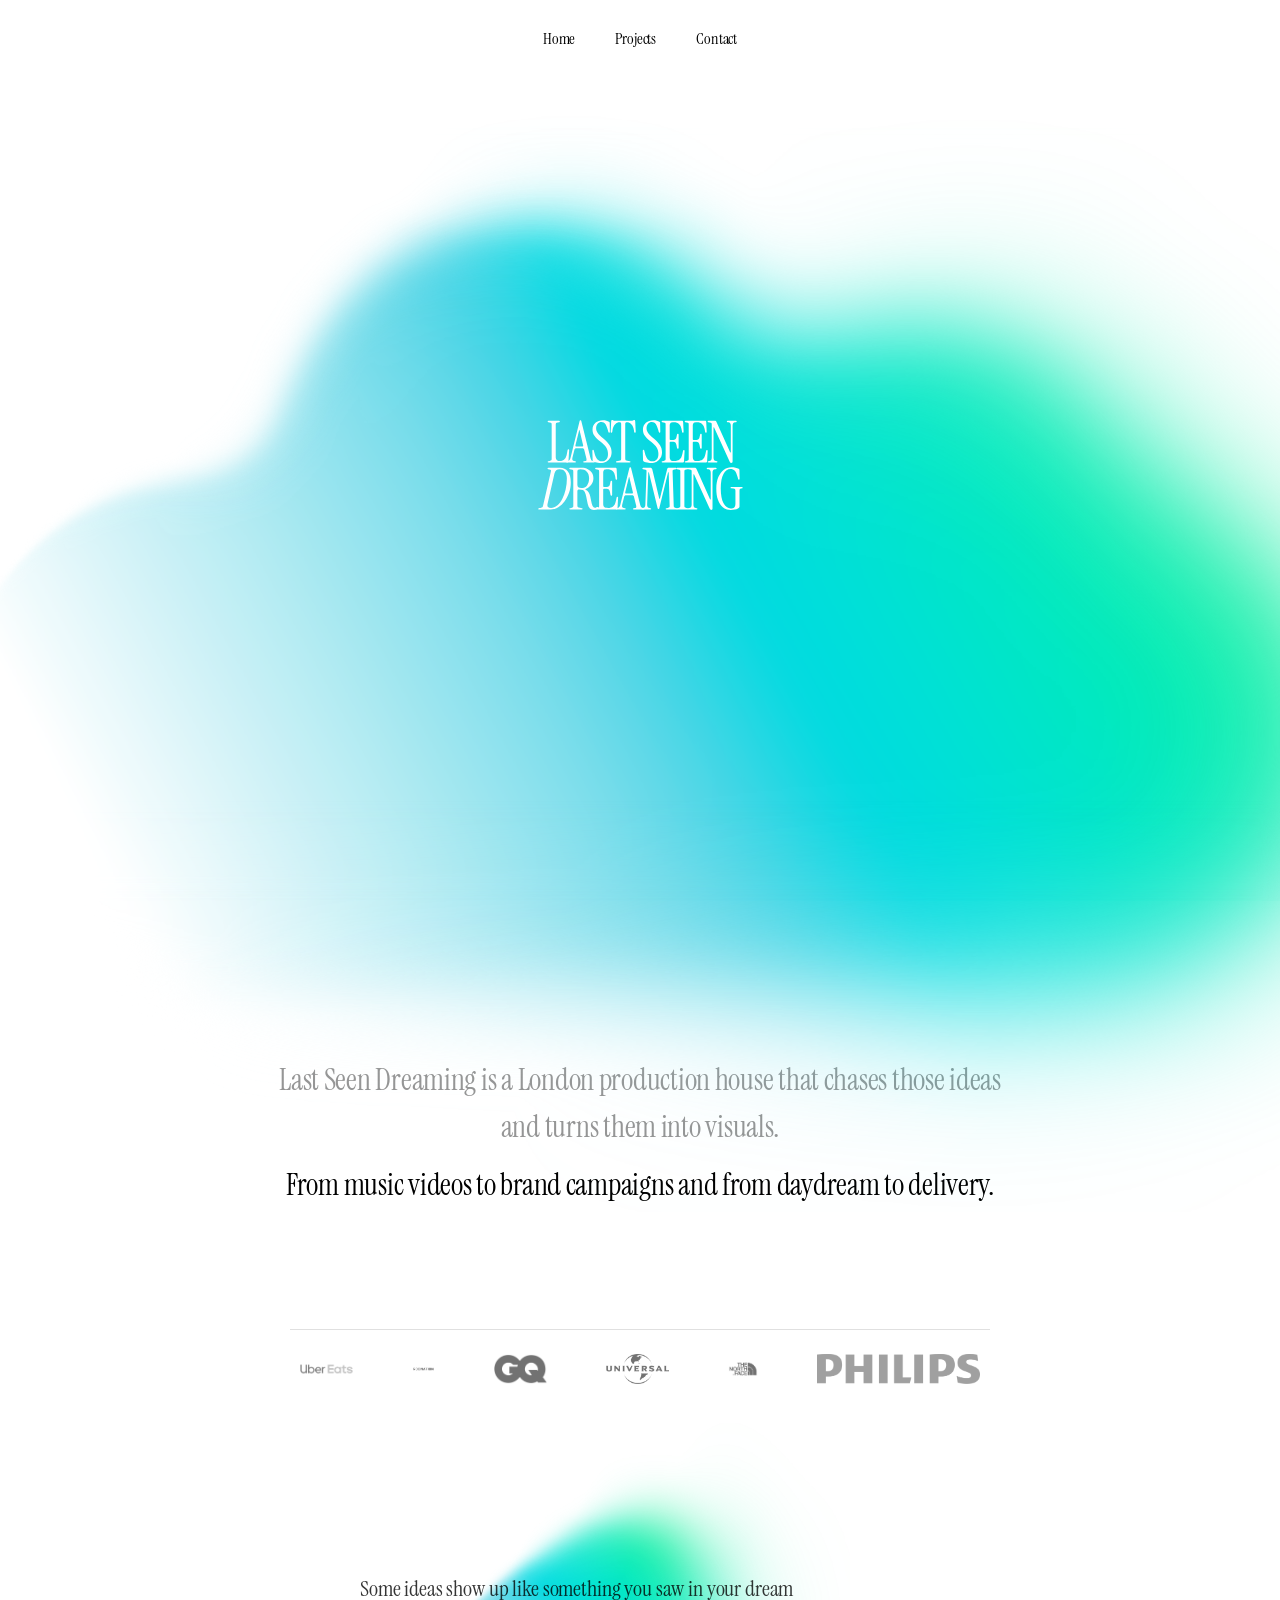
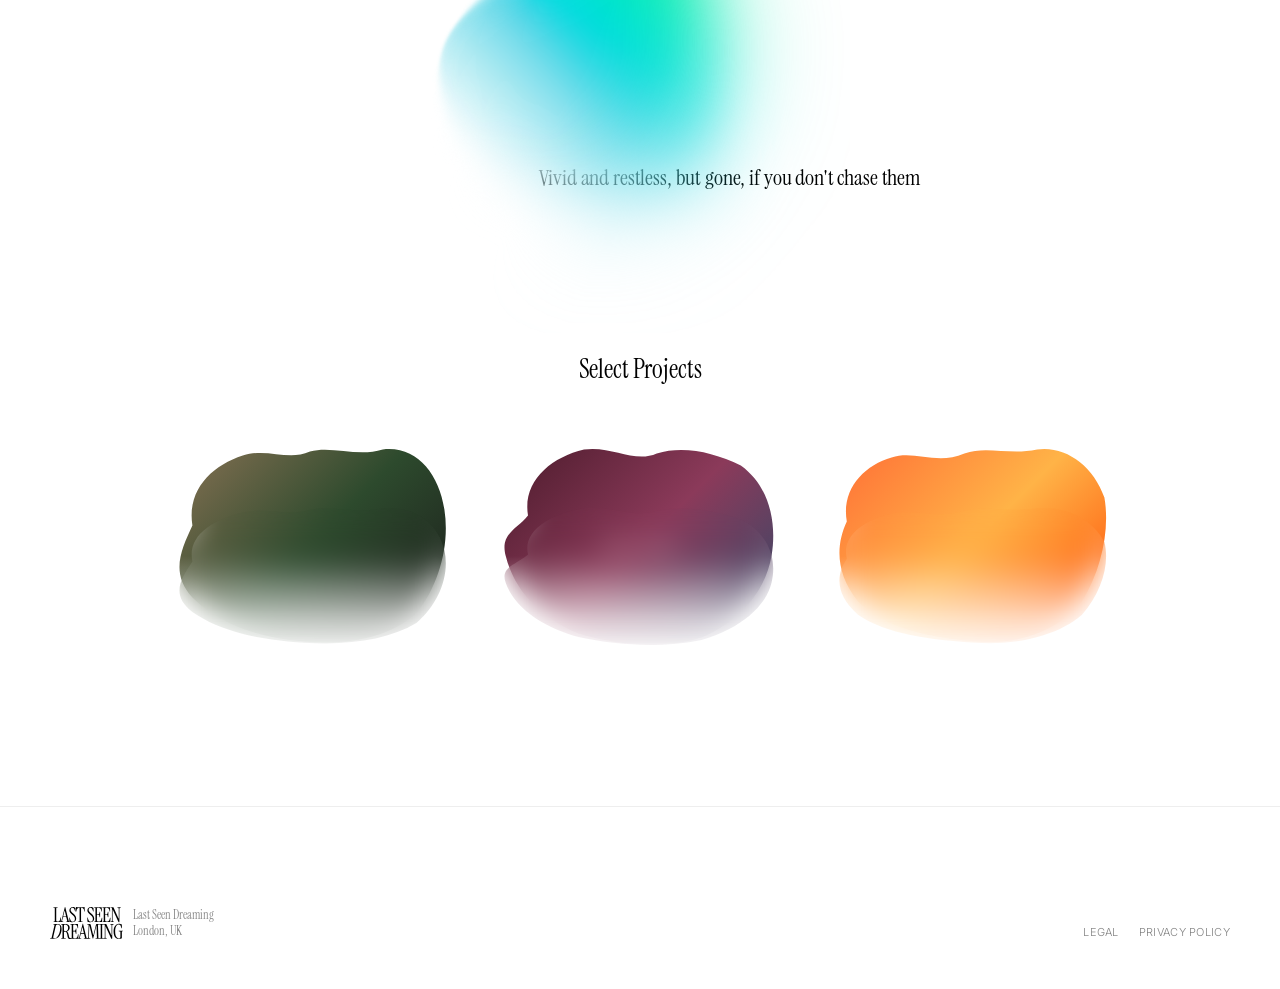
<file: index.html>
<!DOCTYPE html>
<html lang="en">
<head>
  <meta charset="UTF-8">
  <meta name="viewport" content="width=device-width, initial-scale=1.0, viewport-fit=cover">
  <title>Last Seen Dreaming</title>
  <link rel="preconnect" href="https://fonts.googleapis.com">
  <link rel="preconnect" href="https://fonts.gstatic.com" crossorigin>
  <link href="https://fonts.googleapis.com/css2?family=Instrument+Serif&display=swap" rel="stylesheet">
  <link rel="stylesheet" href="styles.css">
</head>
<body>

  <!-- SVG clip-path definitions for organic cloud shapes -->
  <svg width="0" height="0" style="position: absolute;">
    <defs>
      <clipPath id="cloud-shape-1" clipPathUnits="objectBoundingBox">
        <path d="M0.08,0.4 C0.06,0.22 0.15,0.1 0.26,0.05 C0.35,0.01 0.42,0.08 0.5,0.03 C0.58,0.0 0.67,0.06 0.76,0.02 C0.88,0.0 0.96,0.14 0.98,0.32 C1.0,0.5 0.96,0.7 0.88,0.84 C0.78,0.96 0.64,1.0 0.48,0.98 C0.32,0.96 0.18,0.9 0.08,0.76 C0.0,0.64 0.04,0.52 0.08,0.4Z"/>
      </clipPath>
      <clipPath id="cloud-shape-2" clipPathUnits="objectBoundingBox">
        <path d="M0.1,0.35 C0.08,0.18 0.18,0.06 0.3,0.02 C0.4,0.0 0.48,0.09 0.56,0.04 C0.65,0.0 0.76,0.03 0.86,0.1 C0.96,0.2 0.99,0.38 0.97,0.55 C0.95,0.72 0.86,0.88 0.72,0.96 C0.58,1.02 0.42,1.0 0.28,0.94 C0.14,0.86 0.05,0.72 0.02,0.55 C0.0,0.44 0.06,0.42 0.1,0.35Z"/>
      </clipPath>
      <clipPath id="cloud-shape-3" clipPathUnits="objectBoundingBox">
        <path d="M0.06,0.38 C0.04,0.22 0.12,0.1 0.22,0.06 C0.3,0.02 0.38,0.1 0.48,0.04 C0.56,0.0 0.64,0.05 0.74,0.02 C0.84,0.0 0.94,0.1 0.98,0.26 C1.0,0.42 0.97,0.62 0.9,0.78 C0.82,0.92 0.68,1.0 0.52,0.98 C0.36,0.96 0.2,0.92 0.1,0.78 C0.02,0.64 0.02,0.5 0.06,0.38Z"/>
      </clipPath>
    </defs>
  </svg>

  <!-- Blur gradients -->
  <div class="nav-blur"></div>
  <div class="bottom-blur"></div>

  <!-- Navigation -->
  <nav class="nav">
    <a href="index.html" class="nav-link">Home</a>
    <a href="projects.html" class="nav-link">Projects</a>
    <a href="contact.html" class="nav-link">Contact</a>
  </nav>

  <!-- Hero Section -->
  <section class="hero">
    <img src="assets/cloud-bg-1.png" alt="" class="hero-cloud">
    <div class="hero-logo">
      <img src="assets/logo-white.svg" alt="Last Seen Dreaming" class="logo-img">
    </div>
  </section>

  <!-- About Section -->
  <section class="about">
    <p class="about-light">Last Seen Dreaming is a London production house that chases those ideas<br>and turns them into visuals.</p>
    <p class="about-bold">From music videos to brand campaigns and from daydream to delivery.</p>
  </section>

  <!-- Client Logos -->
  <section class="clients">
    <div class="clients-line"></div>
    <div class="clients-row">
      <img src="assets/clients/uber-eats.png" alt="Uber Eats" class="client-logo">
      <img src="assets/clients/roc-nation.png" alt="Roc Nation" class="client-logo">
      <img src="assets/clients/gq.jpg" alt="GQ" class="client-logo">
      <img src="assets/clients/umg.png" alt="UMG" class="client-logo">
      <img src="assets/clients/north-face.png" alt="The North Face" class="client-logo">
      <img src="assets/clients/philips.png" alt="Philips" class="client-logo">
    </div>
  </section>

  <!-- Dream Text Section -->
  <section class="dream-text">
    <img src="assets/cloud-bg-2.png" alt="" class="dream-cloud">
    <p class="dream-line-1">Some ideas show up like something you saw in your dream</p>
    <p class="dream-line-2">Vivid and restless, but gone, if you don't chase them</p>
  </section>

  <!-- Select Projects -->
  <section class="projects">
    <h2 class="projects-heading">Select Projects</h2>
    <div class="projects-grid">
      <div class="project-card">
        <div class="project-img" style="background: linear-gradient(135deg, #8B7355, #2D4A2D, #1A1A1A);"></div>
      </div>
      <div class="project-card">
        <div class="project-img" style="background: linear-gradient(135deg, #4A1A2A, #8B3A5A, #2A4A6A);">
          <span class="project-label">Henry Itondo</span>
        </div>
      </div>
      <div class="project-card">
        <div class="project-img" style="background: linear-gradient(135deg, #FF6B35, #FFB347, #FF4500);"></div>
      </div>
    </div>
  </section>

  <!-- Footer -->
  <footer class="footer">
    <div class="footer-left">
      <img src="assets/logo-footer.svg" alt="Last Seen Dreaming" class="footer-logo">
      <div class="footer-info">
        <p>Last Seen Dreaming</p>
        <p>London, UK</p>
      </div>
    </div>
    <div class="footer-right">
      <a href="#" class="footer-link">LEGAL</a>
      <a href="#" class="footer-link">PRIVACY POLICY</a>
    </div>
  </footer>

  <script>
    if (window.innerWidth > 768) {
      let current = window.scrollY, target = window.scrollY, raf;
      const lerp = (a, b, t) => a + (b - a) * t;
      window.addEventListener('wheel', e => { e.preventDefault(); target += e.deltaY; target = Math.max(0, Math.min(target, document.body.scrollHeight - window.innerHeight)); }, { passive: false });
      (function update() { current = lerp(current, target, 0.08); if (Math.abs(current - target) > 0.5) window.scrollTo(0, current); raf = requestAnimationFrame(update); })();
    }
  </script>
</body>
</html>
</file>
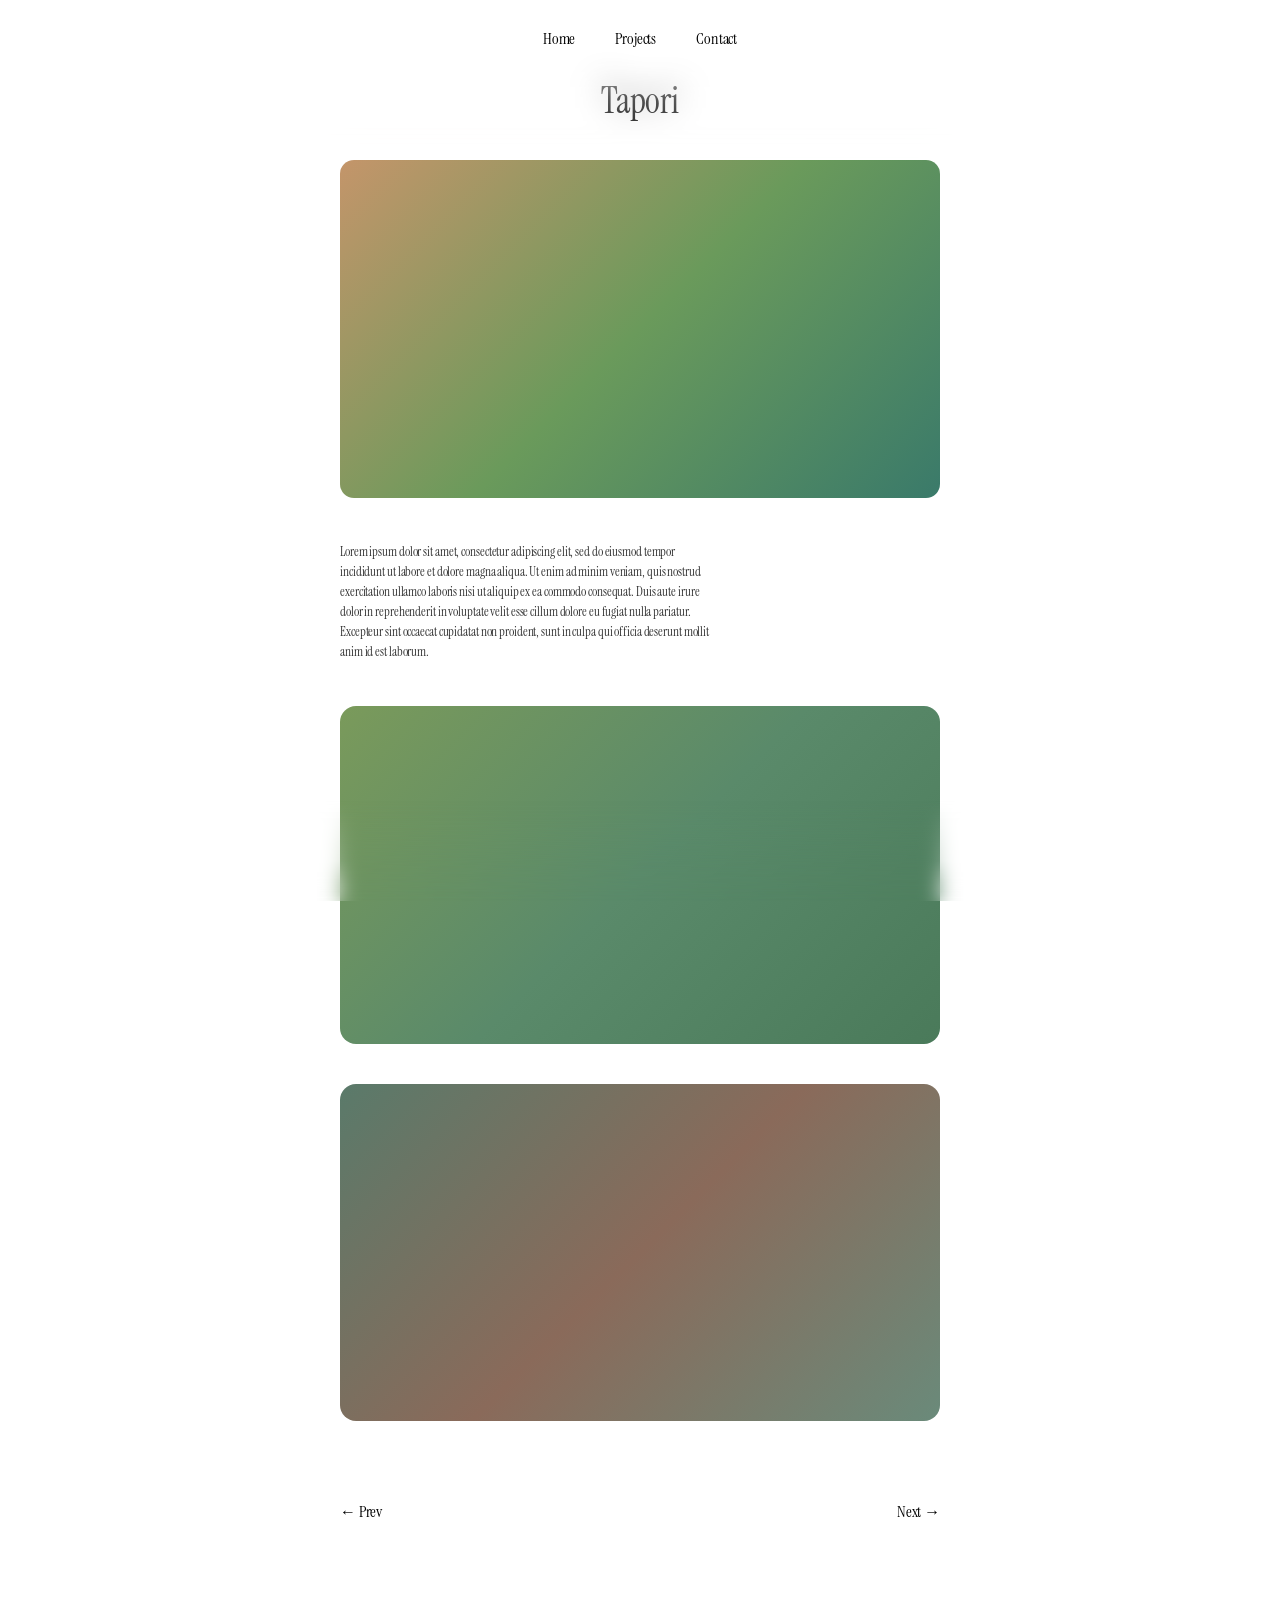
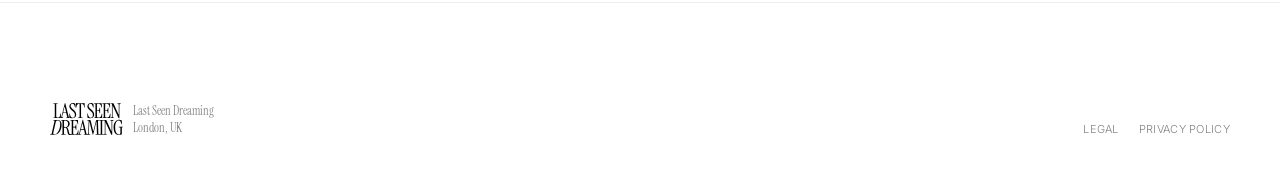
<file: project-tapori.html>
<!DOCTYPE html>
<html lang="en">
<head>
  <meta charset="UTF-8">
  <meta name="viewport" content="width=device-width, initial-scale=1.0, viewport-fit=cover">
  <title>Tapori — Last Seen Dreaming</title>
  <link rel="preconnect" href="https://fonts.googleapis.com">
  <link rel="preconnect" href="https://fonts.gstatic.com" crossorigin>
  <link href="https://fonts.googleapis.com/css2?family=Instrument+Serif&display=swap" rel="stylesheet">
  <link rel="stylesheet" href="styles.css">
</head>
<body>

  <div class="nav-blur"></div>
  <div class="bottom-blur"></div>
  <nav class="nav">
    <a href="index.html" class="nav-link">Home</a>
    <a href="projects.html" class="nav-link">Projects</a>
    <a href="contact.html" class="nav-link">Contact</a>
  </nav>

  <section class="project-detail">
    <h1 class="project-detail-title">Tapori</h1>

    <div class="project-detail-hero">
      <div class="project-detail-placeholder" style="background: linear-gradient(135deg, #c4956a, #6a9a5b, #3a7a6a);"></div>
    </div>

    <div class="project-detail-description">
      <p>Lorem ipsum dolor sit amet, consectetur adipiscing elit, sed do eiusmod tempor incididunt ut labore et dolore magna aliqua. Ut enim ad minim veniam, quis nostrud exercitation ullamco laboris nisi ut aliquip ex ea commodo consequat. Duis aute irure dolor in reprehenderit in voluptate velit esse cillum dolore eu fugiat nulla pariatur. Excepteur sint occaecat cupidatat non proident, sunt in culpa qui officia deserunt mollit anim id est laborum.</p>
    </div>

    <div class="project-detail-images">
      <div class="project-detail-img">
        <div class="project-detail-placeholder" style="background: linear-gradient(135deg, #7a9a5b, #5a8a6a, #4a7a5a);"></div>
      </div>
      <div class="project-detail-img">
        <div class="project-detail-placeholder" style="background: linear-gradient(135deg, #5a7a6a, #8a6a5a, #6a8a7a);"></div>
      </div>
    </div>

    <div class="project-nav">
      <a href="#" class="project-nav-link">&larr; Prev</a>
      <a href="#" class="project-nav-link">Next &rarr;</a>
    </div>
  </section>

  <footer class="footer">
    <div class="footer-left">
      <img src="assets/logo-footer.svg" alt="Last Seen Dreaming" class="footer-logo">
      <div class="footer-info">
        <p>Last Seen Dreaming</p>
        <p>London, UK</p>
      </div>
    </div>
    <div class="footer-right">
      <a href="#" class="footer-link">LEGAL</a>
      <a href="#" class="footer-link">PRIVACY POLICY</a>
    </div>
  </footer>

  <script>
    if (window.innerWidth > 768) {
      let current = window.scrollY, target = window.scrollY, raf;
      const lerp = (a, b, t) => a + (b - a) * t;
      window.addEventListener('wheel', e => { e.preventDefault(); target += e.deltaY; target = Math.max(0, Math.min(target, document.body.scrollHeight - window.innerHeight)); }, { passive: false });
      (function update() { current = lerp(current, target, 0.08); if (Math.abs(current - target) > 0.5) window.scrollTo(0, current); raf = requestAnimationFrame(update); })();
    }
  </script>
</body>
</html>
</file>
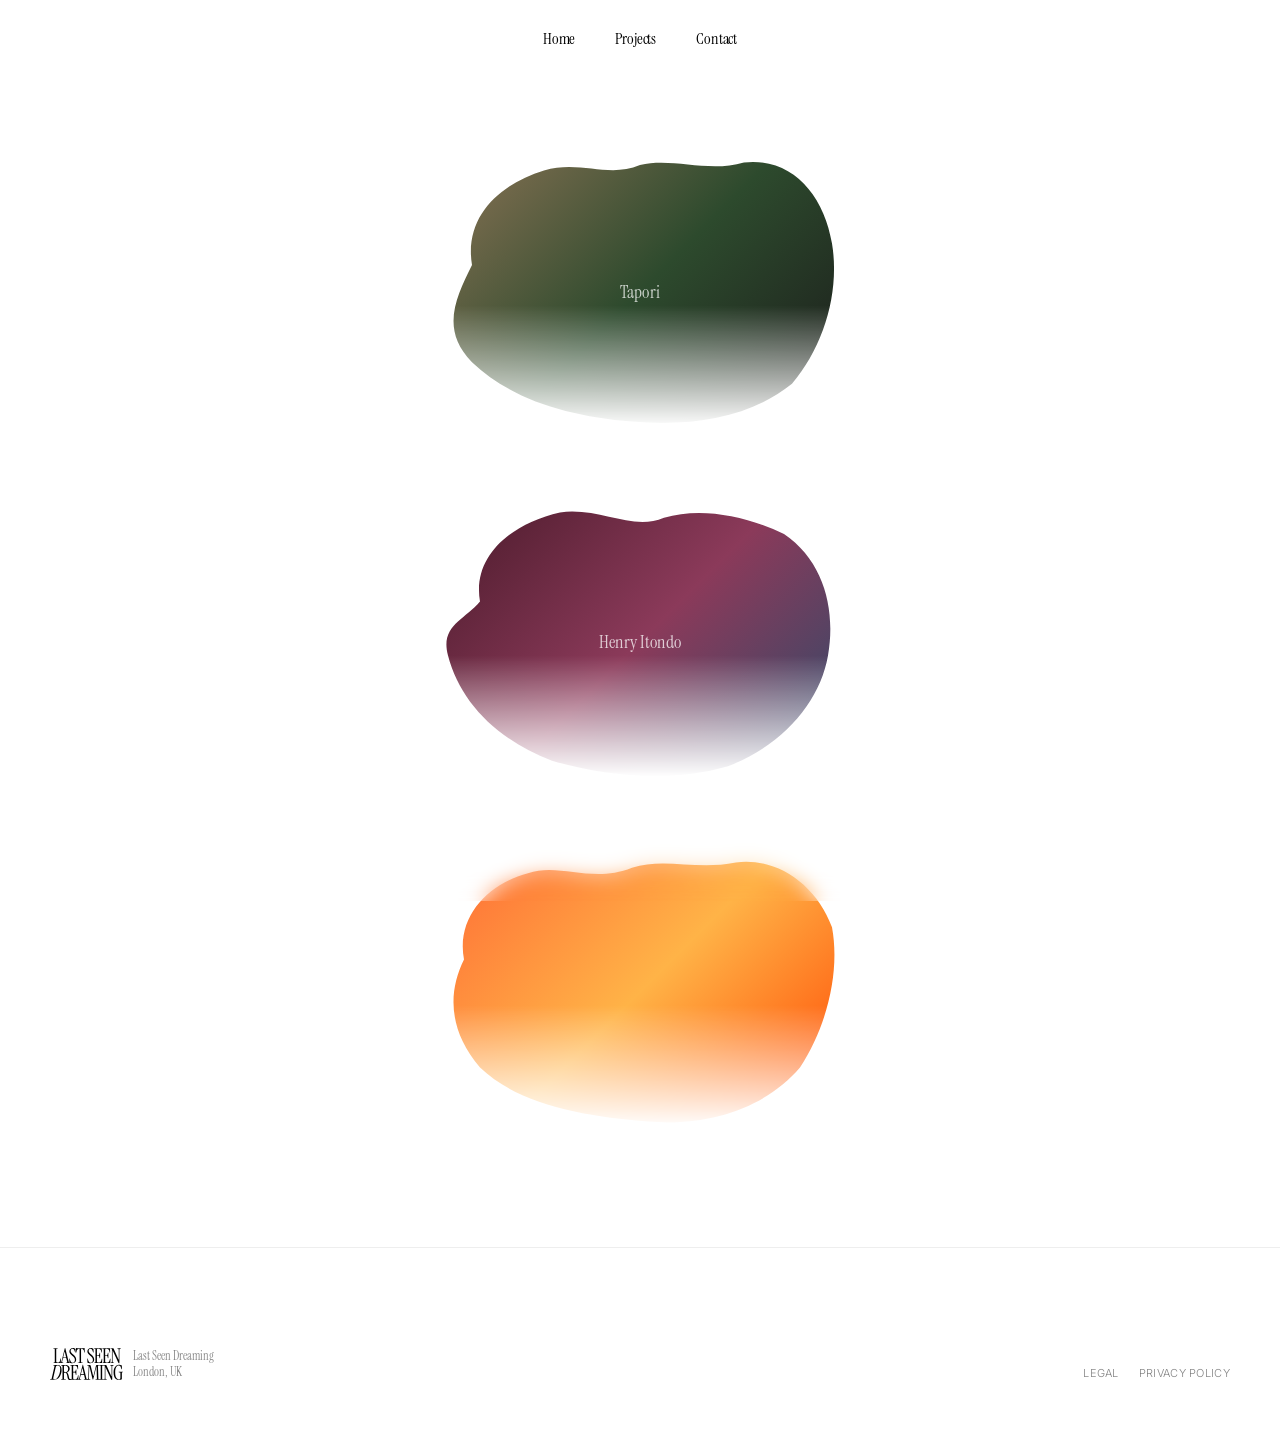
<file: projects.html>
<!DOCTYPE html>
<html lang="en">
<head>
  <meta charset="UTF-8">
  <meta name="viewport" content="width=device-width, initial-scale=1.0, viewport-fit=cover">
  <title>Projects — Last Seen Dreaming</title>
  <link rel="preconnect" href="https://fonts.googleapis.com">
  <link rel="preconnect" href="https://fonts.gstatic.com" crossorigin>
  <link href="https://fonts.googleapis.com/css2?family=Instrument+Serif&display=swap" rel="stylesheet">
  <link rel="stylesheet" href="styles.css">
</head>
<body>

  <svg width="0" height="0" style="position: absolute;">
    <defs>
      <clipPath id="cloud-shape-1" clipPathUnits="objectBoundingBox">
        <path d="M0.08,0.4 C0.06,0.22 0.15,0.1 0.26,0.05 C0.35,0.01 0.42,0.08 0.5,0.03 C0.58,0.0 0.67,0.06 0.76,0.02 C0.88,0.0 0.96,0.14 0.98,0.32 C1.0,0.5 0.96,0.7 0.88,0.84 C0.78,0.96 0.64,1.0 0.48,0.98 C0.32,0.96 0.18,0.9 0.08,0.76 C0.0,0.64 0.04,0.52 0.08,0.4Z"/>
      </clipPath>
      <clipPath id="cloud-shape-2" clipPathUnits="objectBoundingBox">
        <path d="M0.1,0.35 C0.08,0.18 0.18,0.06 0.3,0.02 C0.4,0.0 0.48,0.09 0.56,0.04 C0.65,0.0 0.76,0.03 0.86,0.1 C0.96,0.2 0.99,0.38 0.97,0.55 C0.95,0.72 0.86,0.88 0.72,0.96 C0.58,1.02 0.42,1.0 0.28,0.94 C0.14,0.86 0.05,0.72 0.02,0.55 C0.0,0.44 0.06,0.42 0.1,0.35Z"/>
      </clipPath>
      <clipPath id="cloud-shape-3" clipPathUnits="objectBoundingBox">
        <path d="M0.06,0.38 C0.04,0.22 0.12,0.1 0.22,0.06 C0.3,0.02 0.38,0.1 0.48,0.04 C0.56,0.0 0.64,0.05 0.74,0.02 C0.84,0.0 0.94,0.1 0.98,0.26 C1.0,0.42 0.97,0.62 0.9,0.78 C0.82,0.92 0.68,1.0 0.52,0.98 C0.36,0.96 0.2,0.92 0.1,0.78 C0.02,0.64 0.02,0.5 0.06,0.38Z"/>
      </clipPath>
    </defs>
  </svg>

  <div class="nav-blur"></div>
  <div class="bottom-blur"></div>
  <nav class="nav">
    <a href="index.html" class="nav-link">Home</a>
    <a href="projects.html" class="nav-link">Projects</a>
    <a href="contact.html" class="nav-link">Contact</a>
  </nav>

  <section class="projects-list">
    <a href="project-tapori.html" class="project-cover">
      <div class="project-cover-img" style="background: linear-gradient(135deg, #8B7355, #2D4A2D, #1A1A1A);"></div>
      <span class="project-cover-label">Tapori</span>
    </a>

    <a href="#" class="project-cover">
      <div class="project-cover-img" style="background: linear-gradient(135deg, #4A1A2A, #8B3A5A, #2A4A6A);"></div>
      <span class="project-cover-label">Henry Itondo</span>
    </a>

    <a href="#" class="project-cover">
      <div class="project-cover-img" style="background: linear-gradient(135deg, #FF6B35, #FFB347, #FF4500);"></div>
      <span class="project-cover-label"></span>
    </a>
  </section>

  <footer class="footer">
    <div class="footer-left">
      <img src="assets/logo-footer.svg" alt="Last Seen Dreaming" class="footer-logo">
      <div class="footer-info">
        <p>Last Seen Dreaming</p>
        <p>London, UK</p>
      </div>
    </div>
    <div class="footer-right">
      <a href="#" class="footer-link">LEGAL</a>
      <a href="#" class="footer-link">PRIVACY POLICY</a>
    </div>
  </footer>

  <script>
    if (window.innerWidth > 768) {
      let current = window.scrollY, target = window.scrollY, raf;
      const lerp = (a, b, t) => a + (b - a) * t;
      window.addEventListener('wheel', e => { e.preventDefault(); target += e.deltaY; target = Math.max(0, Math.min(target, document.body.scrollHeight - window.innerHeight)); }, { passive: false });
      (function update() { current = lerp(current, target, 0.08); if (Math.abs(current - target) > 0.5) window.scrollTo(0, current); raf = requestAnimationFrame(update); })();
    }
  </script>
</body>
</html>
</file>
<file: styles.css>
@import url('https://fonts.googleapis.com/css2?family=Inter:wght@300&display=swap');

* {
  margin: 0;
  padding: 0;
  box-sizing: border-box;
}

html {
  font-family: 'Instrument Serif', serif;
  font-weight: 400;
  color: #000;
  background: #fff;
  -webkit-font-smoothing: antialiased;
  -moz-osx-font-smoothing: grayscale;
}

@media (min-width: 769px) {
  html {
    scroll-behavior: auto;
  }
}

body {
  overflow-x: hidden;
  padding-top: env(safe-area-inset-top, 0px);
}

a {
  text-decoration: none;
}

.no-scroll {
  overflow: hidden;
  height: 100vh;
}

/* Navigation — sticky, consistent across all pages */
.nav {
  position: sticky;
  top: 0;
  z-index: 100;
  background: transparent;
  display: flex;
  justify-content: center;
  gap: 40px;
  padding: 28px 0;
  font-size: 16px;
  letter-spacing: -0.14px;
}

.nav-link {
  color: #000;
}

.nav-link:hover {
  opacity: 0.6;
}

/* Blur gradient behind sticky nav — blurs content scrolling underneath */
.nav-blur {
  position: fixed;
  top: 0;
  left: 0;
  right: 0;
  height: 161px;
  z-index: 99;
  pointer-events: none;
  -webkit-mask-image: linear-gradient(to bottom, rgba(0,0,0,1) 0%, rgba(0,0,0,1) 25%, rgba(0,0,0,0.4) 60%, rgba(0,0,0,0) 100%);
  mask-image: linear-gradient(to bottom, rgba(0,0,0,1) 0%, rgba(0,0,0,1) 25%, rgba(0,0,0,0.4) 60%, rgba(0,0,0,0) 100%);
  -webkit-backdrop-filter: blur(16px);
  backdrop-filter: blur(16px);
}

.nav-blur::before {
  content: '';
  position: absolute;
  top: calc(-1 * env(safe-area-inset-top, 0px));
  left: 0;
  right: 0;
  height: env(safe-area-inset-top, 0px);
  background: #fff;
}

/* Bottom blur */
.bottom-blur {
  position: fixed;
  bottom: -1px;
  left: 0;
  right: 0;
  height: 100px;
  padding-bottom: 1px;
  z-index: 99;
  pointer-events: none;
  -webkit-mask-image: linear-gradient(to top, rgba(0,0,0,1) 0%, rgba(0,0,0,0.3) 40%, rgba(0,0,0,0) 100%);
  mask-image: linear-gradient(to top, rgba(0,0,0,1) 0%, rgba(0,0,0,0.3) 40%, rgba(0,0,0,0) 100%);
  -webkit-backdrop-filter: blur(10px);
  backdrop-filter: blur(10px);
}

/* Hero */
.hero {
  position: relative;
  width: 100%;
  height: 580px;
  display: flex;
  align-items: center;
  justify-content: center;
  margin-top: 100px;
}

.hero-cloud {
  position: absolute;
  top: 65%;
  left: 50%;
  transform: translate(-50%, -40%);
  width: 100%;
  min-width: 100%;
  height: auto;
  pointer-events: none;
}

.hero-logo {
  position: relative;
  z-index: 1;
}

.logo-img {
  width: 205px;
  height: 90px;
}

/* About */
.about {
  text-align: center;
  padding: 300px 20px 100px;
  max-width: 1000px;
  margin: 0 auto;
}

.about-light {
  font-size: 30px;
  letter-spacing: -0.27px;
  color: #959595;
  line-height: 1.55;
  margin-bottom: 12px;
}

.about-bold {
  font-size: 30px;
  letter-spacing: -0.27px;
  color: #000;
  font-weight: 400;
  line-height: 1.55;
}

/* Clients */
.clients {
  padding: 20px 0 120px;
  max-width: 700px;
  margin: 0 auto;
}

.clients-line {
  width: 100%;
  height: 1px;
  background: #e0e0e0;
  margin-bottom: 24px;
}

.clients-row {
  display: flex;
  justify-content: space-between;
  align-items: center;
  padding: 0 10px;
}

.client-logo {
  height: 30px;
  width: auto;
  opacity: 0.55;
  filter: grayscale(1);
}

/* Dream Text */
.dream-text {
  position: relative;
  padding: 70px 100px 60px;
  max-width: 800px;
  margin: 0 auto;
}

.dream-cloud {
  position: absolute;
  top: 50%;
  left: 50%;
  transform: translate(-50%, -50%);
  width: 420px;
  height: auto;
  pointer-events: none;
  z-index: 1;
}

.dream-line-1 {
  position: relative;
  z-index: 2;
  font-size: 22px;
  letter-spacing: -0.14px;
  color: #353535;
  margin-bottom: 160px;
  text-align: left;
  padding-left: 20px;
  mix-blend-mode: multiply;
}

.dream-line-2 {
  position: relative;
  z-index: 0;
  font-size: 22px;
  letter-spacing: -0.14px;
  color: #000;
  text-align: right;
  padding-right: 20px;
}

/* Projects on home page */
.projects {
  text-align: center;
  padding: 100px 20px 160px;
}

.projects-heading {
  font-size: 26px;
  letter-spacing: -0.14px;
  font-weight: 400;
  margin-bottom: 60px;
}

.projects-grid {
  display: flex;
  justify-content: center;
  gap: 50px;
  max-width: 960px;
  margin: 0 auto;
}

.project-card {
  width: 280px;
  height: 200px;
  position: relative;
}

.project-img {
  width: 100%;
  height: 100%;
  display: flex;
  align-items: center;
  justify-content: center;
  position: relative;
  -webkit-mask-image: linear-gradient(to bottom, rgba(0,0,0,1) 0%, rgba(0,0,0,1) 55%, rgba(0,0,0,0) 100%);
  mask-image: linear-gradient(to bottom, rgba(0,0,0,1) 0%, rgba(0,0,0,1) 55%, rgba(0,0,0,0) 100%);
  clip-path: url(#cloud-shape-1);
}

.project-card::after {
  content: '';
  position: absolute;
  bottom: 0;
  left: 0;
  right: 0;
  height: 70%;
  -webkit-backdrop-filter: blur(14px);
  backdrop-filter: blur(14px);
  -webkit-mask-image: linear-gradient(to bottom, rgba(0,0,0,0) 0%, rgba(0,0,0,1) 100%);
  mask-image: linear-gradient(to bottom, rgba(0,0,0,0) 0%, rgba(0,0,0,1) 100%);
  pointer-events: none;
  clip-path: url(#cloud-shape-1);
}

.project-card:nth-child(2) .project-img,
.project-card:nth-child(2)::after {
  clip-path: url(#cloud-shape-2);
}

.project-card:nth-child(3) .project-img,
.project-card:nth-child(3)::after {
  clip-path: url(#cloud-shape-3);
}

.project-label {
  position: relative;
  z-index: 1;
  font-size: 15px;
  color: rgba(255, 255, 255, 0.8);
  letter-spacing: 0.5px;
}

/* Footer */
.footer {
  display: flex;
  justify-content: space-between;
  align-items: flex-end;
  padding: 100px 50px 50px;
  border-top: 1px solid #eee;
}

.footer-left {
  display: flex;
  align-items: stretch;
  gap: 10px;
}

.footer-logo {
  width: auto;
  height: 32px;
}

.footer-info {
  font-family: 'Instrument Serif', serif;
  font-size: 12px;
  color: #888;
  line-height: 1.35;
  display: flex;
  flex-direction: column;
  justify-content: center;
}

.footer-right {
  display: flex;
  gap: 20px;
  align-items: flex-end;
}

.footer-link {
  font-family: 'Inter', sans-serif;
  font-weight: 300;
  font-size: 11px;
  color: #828282;
  letter-spacing: 0.3px;
  text-transform: uppercase;
}

.footer-link:hover {
  color: #000;
}

/* ========================
   CONTACT PAGE
   ======================== */

.contact-page {
  position: fixed;
  top: 72px;
  left: 0;
  right: 0;
  bottom: 0;
  display: flex;
  align-items: center;
  justify-content: center;
}

.contact-cloud {
  position: absolute;
  top: 50%;
  left: 0;
  transform: translate(-25%, -45%);
  width: 130%;
  height: auto;
  pointer-events: none;
}

.contact-email {
  position: relative;
  z-index: 1;
  font-size: 32px;
  font-weight: 400;
  letter-spacing: -0.27px;
  color: #000;
}

.contact-email:hover {
  opacity: 0.6;
}

/* ========================
   PROJECTS PAGE
   ======================== */

.nav-projects {
  align-items: center;
  gap: 50px;
}

.nav-logo-link {
  display: flex;
  align-items: center;
}

.nav-logo {
  width: 120px;
  height: auto;
}

.projects-list {
  display: flex;
  flex-direction: column;
  align-items: center;
  gap: 80px;
  padding: 80px 20px 120px;
}

.project-cover {
  display: flex;
  align-items: center;
  justify-content: center;
  position: relative;
  width: 400px;
  height: 270px;
}

.project-cover-img {
  width: 100%;
  height: 100%;
  clip-path: url(#cloud-shape-1);
  -webkit-mask-image: linear-gradient(to bottom, rgba(0,0,0,1) 0%, rgba(0,0,0,1) 55%, rgba(0,0,0,0) 100%);
  mask-image: linear-gradient(to bottom, rgba(0,0,0,1) 0%, rgba(0,0,0,1) 55%, rgba(0,0,0,0) 100%);
}

.project-cover:nth-child(2) .project-cover-img {
  clip-path: url(#cloud-shape-2);
}

.project-cover:nth-child(3) .project-cover-img {
  clip-path: url(#cloud-shape-3);
}

.project-cover-label {
  position: absolute;
  z-index: 1;
  font-size: 18px;
  color: rgba(255, 255, 255, 0.75);
  letter-spacing: 0.3px;
  pointer-events: none;
}

.project-cover:hover .project-cover-img {
  filter: blur(4px);
  transition: filter 0.3s ease;
}

/* ========================
   PROJECT DETAIL PAGE
   ======================== */

.project-detail {
  max-width: 640px;
  margin: 0 auto;
  padding: 0 20px 40px;
}

.project-detail-title {
  font-size: 36px;
  font-weight: 400;
  letter-spacing: -0.27px;
  text-align: center;
  margin-bottom: 36px;
}

.project-detail-hero {
  width: 100%;
  margin-bottom: 44px;
}

.project-detail-placeholder {
  width: 100%;
  aspect-ratio: 16 / 9;
  border-radius: 14px;
}

.project-detail-description {
  max-width: 380px;
  margin-bottom: 44px;
}

.project-detail-description p {
  font-size: 13px;
  line-height: 1.55;
  color: #333;
  letter-spacing: -0.1px;
  font-family: 'Instrument Serif', serif;
}

.project-detail-images {
  display: flex;
  flex-direction: column;
  gap: 40px;
  margin-bottom: 60px;
}

.project-detail-img .project-detail-placeholder {
  border-radius: 16px;
}

.project-nav {
  display: flex;
  justify-content: space-between;
  padding: 20px 0 40px;
}

.project-nav-link {
  font-size: 16px;
  color: #000;
  letter-spacing: -0.14px;
}

.project-nav-link:hover {
  opacity: 0.6;
}

/* ========================
   MOBILE
   ======================== */

@media (max-width: 768px) {

  .hero {
    height: 420px;
    margin-top: 60px;
  }

  .hero-cloud {
    width: 200%;
    transform: translate(-50%, -42%);
  }

  .logo-img {
    width: 144px;
    height: 63px;
  }

  .about-light,
  .about-bold {
    font-size: 19px;
  }

  .about {
    padding: 160px 28px 60px;
    max-width: 100%;
  }

  /* Dream text mobile — line 1 down 10%, line 2 up 15% */
  .dream-text {
    padding: 60px 24px 40px;
  }

  .dream-line-1 {
    margin-bottom: 100px;
  }

  .dream-line-1,
  .dream-line-2 {
    font-size: 18px;
  }

  .dream-cloud {
    width: 300px;
  }

  /* Project cards mobile */
  .projects {
    padding: 60px 20px 80px;
  }

  .projects-grid {
    flex-wrap: nowrap;
    gap: 16px;
    justify-content: center;
  }

  .project-card {
    width: 160px;
    height: 120px;
  }

  .project-card:nth-child(3) {
    display: none;
  }

  /* Mobile footer */
  .footer {
    padding: 60px 24px 36px;
    align-items: flex-end;
  }

  .footer-logo {
    display: none;
  }

  .footer-left {
    gap: 0;
  }

  .footer-right {
    flex-direction: column;
    gap: 6px;
    align-items: flex-end;
  }

  /* Contact page mobile — cloud bigger, lower */
  .contact-page {
    top: 72px;
  }

  .contact-cloud {
    width: 160%;
    left: auto;
    top: auto;
    bottom: -5%;
    transform: translate(-10%, 5%);
  }

  .contact-email {
    font-size: 20px;
  }

  /* Clients mobile — breathing room */
  .clients {
    padding: 20px 24px 60px;
  }

  .clients-row {
    flex-wrap: wrap;
    justify-content: center;
    gap: 12px 24px;
    padding: 0;
  }

  .client-logo {
    height: 22px;
  }
}
</file>
